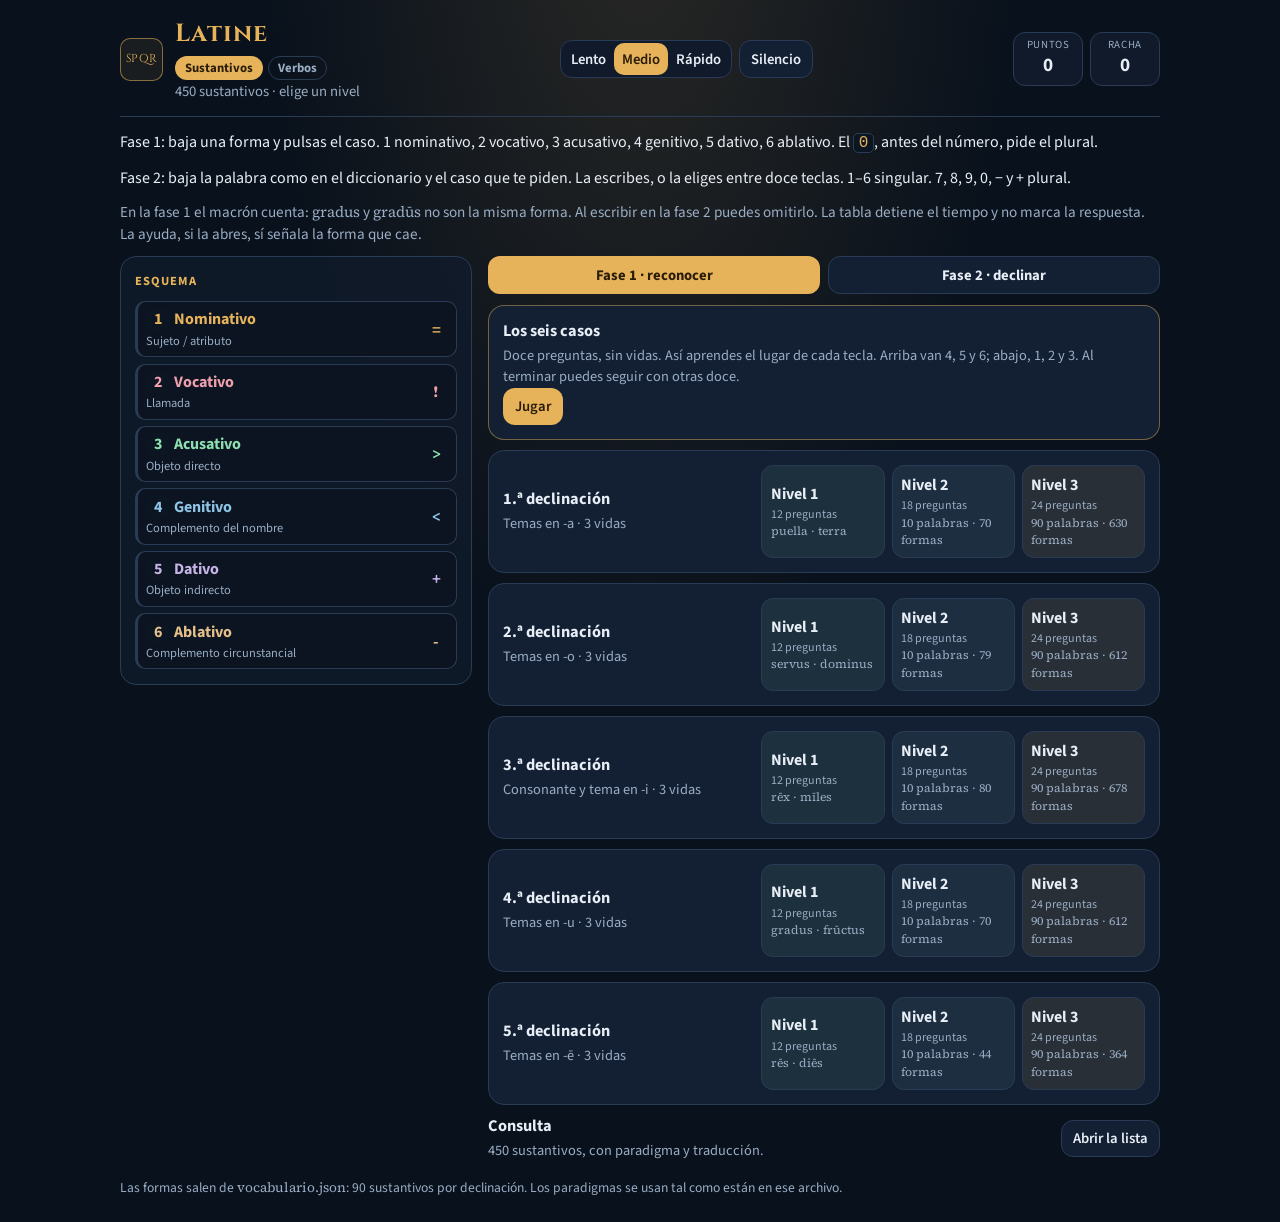
<file: index.html>
<!DOCTYPE html>
<html lang="es">
<head>
  <meta charset="UTF-8">
  <meta name="viewport" content="width=device-width, initial-scale=1">
  <meta name="description" content="Latine: reconoce el caso de una forma latina o declina la palabra que pide el diccionario.">
  <title>Latine — casos latinos</title>
  <link rel="icon" href="data:image/svg+xml,%3Csvg xmlns='http://www.w3.org/2000/svg' viewBox='0 0 64 64'%3E%3Crect width='64' height='64' rx='12' fill='%23101828'/%3E%3Ctext x='32' y='40' text-anchor='middle' font-size='16' font-family='serif' fill='%23e6b35a'%3ESPQR%3C/text%3E%3C/svg%3E">
  <link rel="preconnect" href="https://fonts.googleapis.com">
  <link rel="preconnect" href="https://fonts.gstatic.com" crossorigin>
  <link href="https://fonts.googleapis.com/css2?family=Cinzel:wght@700&family=Source+Sans+3:wght@400;600;700&family=Source+Serif+4:opsz,wght@8..60,600;8..60,700&display=swap" rel="stylesheet">
  <link rel="stylesheet" href="estilos.css">
</head>
<body>
  <div class="pagina">
    <header class="cabecera">
      <div class="identidad">
        <div class="spqr" aria-hidden="true">SPQR</div>
        <div>
          <h1>Latine</h1>
          <nav class="materia" aria-label="Materia">
            <a href="index.html" aria-current="page">Sustantivos</a>
            <a href="verbos.html">Verbos</a>
          </nav>
          <p id="estado">Cargando el vocabulario…</p>
        </div>
      </div>
      <div class="controles">
        <div class="velocidad" role="group" aria-label="Velocidad de caída">
          <button type="button" class="boton vel" data-accion="velocidad" data-vel="lento">Lento</button>
          <button type="button" class="boton vel" data-accion="velocidad" data-vel="medio">Medio</button>
          <button type="button" class="boton vel" data-accion="velocidad" data-vel="rapido">Rápido</button>
        </div>
        <button type="button" class="boton" id="btn-sonido" data-accion="sonido" aria-pressed="false">Silencio</button>
        <button type="button" class="boton" id="btn-ayuda" data-accion="ayuda" hidden aria-pressed="false">Ayuda</button>
        <button type="button" class="boton" id="btn-tabla" data-accion="tabla" hidden>Tabla</button>
        <button type="button" class="boton" id="btn-pausa" data-accion="pausa" hidden>Pausa</button>
        <button type="button" class="boton" id="btn-reiniciar" data-accion="reiniciar" hidden>Otra vez</button>
        <button type="button" class="boton" id="btn-menu" data-accion="menu" hidden>Menú</button>
      </div>
      <div class="puntuacion" aria-label="Marcador">
        <div><span>Puntos</span><strong id="puntos">0</strong></div>
        <div><span>Racha</span><strong id="racha">0</strong></div>
        <div id="caja-vidas" hidden><span>Vidas</span><strong id="vidas">3</strong></div>
      </div>
    </header>

    <section id="vista-menu">
      <p class="intro">Fase 1: baja una forma y pulsas el caso. 1 nominativo, 2 vocativo, 3 acusativo, 4 genitivo, 5 dativo, 6 ablativo. El <kbd>0</kbd>, antes del número, pide el plural.</p>
      <p class="intro">Fase 2: baja la palabra como en el diccionario y el caso que te piden. La escribes, o la eliges entre doce teclas. 1–6 singular. 7, 8, 9, 0, − y + plural.</p>
      <p class="intro suave">En la fase 1 el macrón cuenta: <span class="latin" lang="la">gradus</span> y <span class="latin" lang="la">gradūs</span> no son la misma forma. Al escribir en la fase 2 puedes omitirlo. La tabla detiene el tiempo y no marca la respuesta. La ayuda, si la abres, sí señala la forma que cae.</p>
      <p id="carga" class="carga">Cargando las 450 palabras…</p>
      <div class="rejilla">
        <aside class="panel">
          <h2>Esquema</h2>
          <ul id="esquema" class="esquema"></ul>
        </aside>
        <div>
          <div class="fases" role="group" aria-label="Fase de juego">
            <button type="button" id="btn-fase-1" class="boton activo" data-accion="fase" data-fase="1">Fase 1 · reconocer</button>
            <button type="button" id="btn-fase-2" class="boton" data-accion="fase" data-fase="2">Fase 2 · declinar</button>
          </div>
          <div id="menu-niveles"></div>
        </div>
      </div>
      <p class="pie">Las formas salen de <span class="latin">vocabulario.json</span>: 90 sustantivos por declinación. Los paradigmas se usan tal como están en ese archivo.</p>
    </section>

    <section id="vista-juego" hidden>
      <p id="aviso" class="aviso" role="status"></p>
      <div id="ayuda" class="ayuda" hidden></div>
      <div id="arena" class="arena">
        <div id="ficha" class="ficha">
          <div id="ficha-palabra" class="ficha-palabra latin" lang="la"></div>
          <div id="ficha-pista" class="ficha-pista" hidden></div>
        </div>
        <div class="tiempo" aria-hidden="true"><span id="tiempo-fill"></span></div>
        <div id="velo-pausa" class="velo" hidden>
          <div id="pausa-simple" class="dialogo">
            <h2>En pausa</h2>
            <p>La palabra espera. Pulsa continuar cuando quieras.</p>
            <button type="button" class="boton principal" data-accion="continuar">Continuar</button>
          </div>
          <div id="pausa-tabla" class="dialogo dialogo-tabla" hidden></div>
          <div id="pausa-bloque" class="dialogo" hidden></div>
        </div>
      </div>
    </section>

    <section id="vista-consulta" hidden>
      <div class="filtros">
        <label>Buscar
          <input id="buscar" type="search" placeholder="Latín o español" autocomplete="off" autocapitalize="off" spellcheck="false">
        </label>
        <label>Declinación
          <select id="filtro-decl">
            <option value="0">Todas</option>
            <option value="1">1.ª</option>
            <option value="2">2.ª</option>
            <option value="3">3.ª</option>
            <option value="4">4.ª</option>
            <option value="5">5.ª</option>
          </select>
        </label>
        <label>Género
          <select id="filtro-gen">
            <option value="">Todos</option>
            <option value="m">Masculino</option>
            <option value="f">Femenino</option>
            <option value="n">Neutro</option>
          </select>
        </label>
        <button type="button" class="boton" data-accion="menu">Volver</button>
      </div>
      <p id="consulta-cuenta"></p>
      <div id="consulta-lista" class="lista"></div>
    </section>

    <section id="vista-resultado" hidden>
      <div id="resultado-cuerpo" class="dialogo resultado"></div>
    </section>

    <footer id="teclado" hidden>
      <div class="barra-plural" id="barra-plural">
        <span>El plural: pulsa <kbd>0</kbd> y después el caso. Sin el 0 vale el singular o el plural.</span>
        <button type="button" class="boton" id="btn-plural" data-accion="plural" aria-pressed="false">Plural: no</button>
      </div>
      <form id="forma-fase2" class="forma-fase2" hidden>
        <label class="escrito-etiqueta" for="escrito">Escribe la forma</label>
        <input id="escrito" type="text" autocomplete="off" autocorrect="off" autocapitalize="off" spellcheck="false" placeholder="Forma completa o desinencia: terrarum, arum" lang="la">
        <button type="submit" class="boton principal">Comprobar</button>
      </form>
      <div id="teclas" class="teclas"></div>
      <div id="teclas-fase2" class="teclas-fase2" hidden></div>
      <p id="atajos" class="atajos">Teclas <kbd>1</kbd> a <kbd>6</kbd>. <kbd>0</kbd> plural. <kbd>Espacio</kbd> pausa. <kbd>Esc</kbd> menú.</p>
    </footer>
  </div>
  <script src="juego.js"></script>
  <script src="app.js"></script>
</body>
</html>
</file>
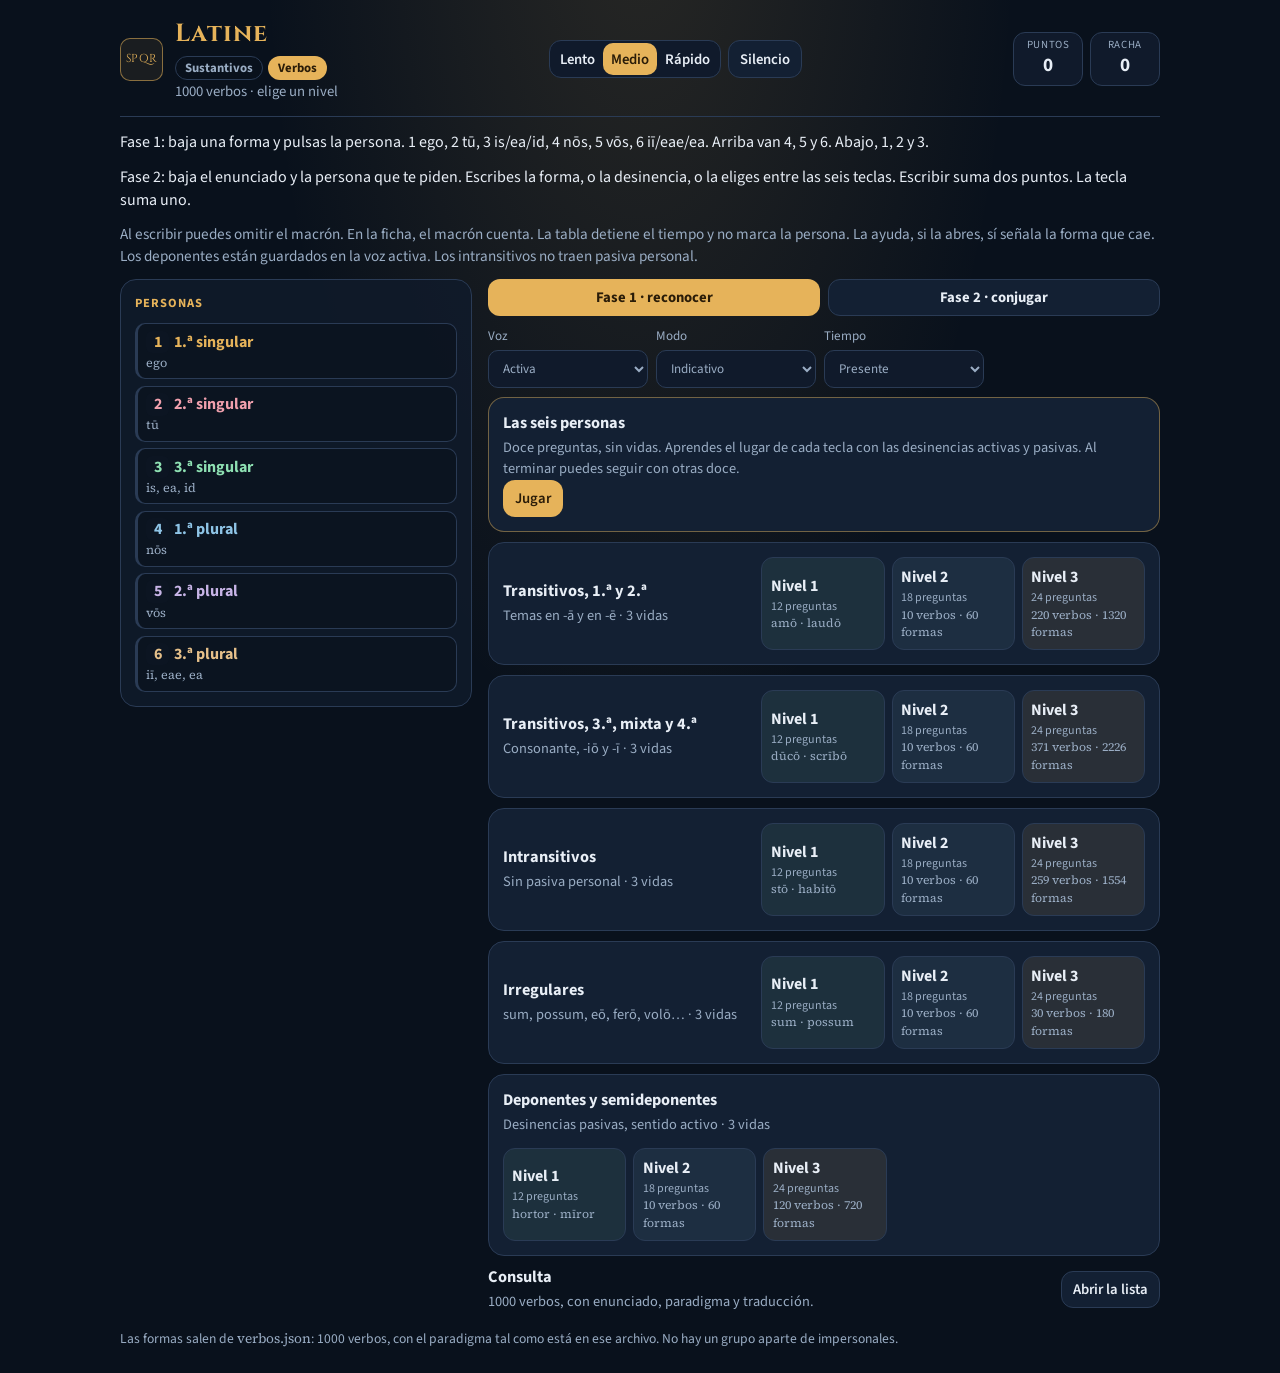
<file: verbos.html>
<!DOCTYPE html>
<html lang="es">
<head>
  <meta charset="UTF-8">
  <meta name="viewport" content="width=device-width, initial-scale=1">
  <meta name="description" content="Latine: reconoce la persona de un verbo latino o escribe la forma que pide el enunciado.">
  <title>Latine — verbos latinos</title>
  <link rel="icon" href="data:image/svg+xml,%3Csvg xmlns='http://www.w3.org/2000/svg' viewBox='0 0 64 64'%3E%3Crect width='64' height='64' rx='12' fill='%23101828'/%3E%3Ctext x='32' y='40' text-anchor='middle' font-size='16' font-family='serif' fill='%23e6b35a'%3ESPQR%3C/text%3E%3C/svg%3E">
  <link rel="preconnect" href="https://fonts.googleapis.com">
  <link rel="preconnect" href="https://fonts.gstatic.com" crossorigin>
  <link href="https://fonts.googleapis.com/css2?family=Cinzel:wght@700&family=Source+Sans+3:wght@400;600;700&family=Source+Serif+4:opsz,wght@8..60,600;8..60,700&display=swap" rel="stylesheet">
  <link rel="stylesheet" href="estilos.css">
</head>
<body>
  <div class="pagina">
    <header class="cabecera">
      <div class="identidad">
        <div class="spqr" aria-hidden="true">SPQR</div>
        <div>
          <h1>Latine</h1>
          <nav class="materia" aria-label="Materia">
            <a href="index.html">Sustantivos</a>
            <a href="verbos.html" aria-current="page">Verbos</a>
          </nav>
          <p id="estado">Cargando los verbos…</p>
        </div>
      </div>
      <div class="controles">
        <div class="velocidad" role="group" aria-label="Velocidad de caída">
          <button type="button" class="boton vel" data-accion="velocidad" data-vel="lento">Lento</button>
          <button type="button" class="boton vel" data-accion="velocidad" data-vel="medio">Medio</button>
          <button type="button" class="boton vel" data-accion="velocidad" data-vel="rapido">Rápido</button>
        </div>
        <button type="button" class="boton" id="btn-sonido" data-accion="sonido" aria-pressed="false">Silencio</button>
        <button type="button" class="boton" id="btn-ayuda" data-accion="ayuda" hidden aria-pressed="false">Ayuda</button>
        <button type="button" class="boton" id="btn-tabla" data-accion="tabla" hidden>Tabla</button>
        <button type="button" class="boton" id="btn-pausa" data-accion="pausa" hidden>Pausa</button>
        <button type="button" class="boton" id="btn-reiniciar" data-accion="reiniciar" hidden>Otra vez</button>
        <button type="button" class="boton" id="btn-menu" data-accion="menu" hidden>Menú</button>
      </div>
      <div class="puntuacion" aria-label="Marcador">
        <div><span>Puntos</span><strong id="puntos">0</strong></div>
        <div><span>Racha</span><strong id="racha">0</strong></div>
        <div id="caja-vidas" hidden><span>Vidas</span><strong id="vidas">3</strong></div>
      </div>
    </header>

    <section id="vista-menu">
      <p class="intro">Fase 1: baja una forma y pulsas la persona. 1 ego, 2 tū, 3 is/ea/id, 4 nōs, 5 vōs, 6 iī/eae/ea. Arriba van 4, 5 y 6. Abajo, 1, 2 y 3.</p>
      <p class="intro">Fase 2: baja el enunciado y la persona que te piden. Escribes la forma, o la desinencia, o la eliges entre las seis teclas. Escribir suma dos puntos. La tecla suma uno.</p>
      <p class="intro suave">Al escribir puedes omitir el macrón. En la ficha, el macrón cuenta. La tabla detiene el tiempo y no marca la persona. La ayuda, si la abres, sí señala la forma que cae. Los deponentes están guardados en la voz activa. Los intransitivos no traen pasiva personal.</p>
      <p id="carga" class="carga">Cargando los 1000 verbos…</p>
      <div class="rejilla">
        <aside class="panel">
          <h2>Personas</h2>
          <ul id="esquema" class="esquema"></ul>
        </aside>
        <div>
          <div class="fases" role="group" aria-label="Fase de juego">
            <button type="button" id="btn-fase-1" class="boton activo" data-accion="fase" data-fase="1">Fase 1 · reconocer</button>
            <button type="button" id="btn-fase-2" class="boton" data-accion="fase" data-fase="2">Fase 2 · conjugar</button>
          </div>
          <div class="filtros recorte">
            <label>Voz
              <select id="voz">
                <option value="activa">Activa</option>
                <option value="pasiva">Pasiva</option>
              </select>
            </label>
            <label>Modo
              <select id="modo">
                <option value="indicativo">Indicativo</option>
                <option value="subjuntivo">Subjuntivo</option>
                <option value="imperativo">Imperativo</option>
              </select>
            </label>
            <label>Tiempo
              <select id="tiempo"></select>
            </label>
          </div>
          <div id="menu-niveles"></div>
        </div>
      </div>
      <p class="pie">Las formas salen de <span class="latin">verbos.json</span>: 1000 verbos, con el paradigma tal como está en ese archivo. No hay un grupo aparte de impersonales.</p>
    </section>

    <section id="vista-juego" hidden>
      <p id="aviso" class="aviso" role="status"></p>
      <div id="ayuda" class="ayuda" hidden></div>
      <div id="arena" class="arena">
        <div id="ficha" class="ficha">
          <div id="ficha-palabra" class="ficha-palabra latin" lang="la"></div>
          <div id="ficha-pista" class="ficha-pista" hidden></div>
        </div>
        <div class="tiempo" aria-hidden="true"><span id="tiempo-fill"></span></div>
        <div id="velo-pausa" class="velo" hidden>
          <div id="pausa-simple" class="dialogo">
            <h2>En pausa</h2>
            <p>La forma espera. Pulsa continuar cuando quieras.</p>
            <button type="button" class="boton principal" data-accion="continuar">Continuar</button>
          </div>
          <div id="pausa-tabla" class="dialogo dialogo-tabla" hidden></div>
          <div id="pausa-bloque" class="dialogo" hidden></div>
        </div>
      </div>
    </section>

    <section id="vista-consulta" hidden>
      <div class="filtros">
        <label>Buscar
          <input id="buscar" type="search" placeholder="Latín o español" autocomplete="off" autocapitalize="off" spellcheck="false">
        </label>
        <label>Grupo
          <select id="filtro-grupo">
            <option value="">Todos</option>
            <option value="transitivos_1">Transitivos, 1.ª y 2.ª</option>
            <option value="transitivos_2">Transitivos, 3.ª, mixta y 4.ª</option>
            <option value="intransitivos">Intransitivos</option>
            <option value="irregulares">Irregulares</option>
            <option value="deponentes">Deponentes</option>
          </select>
        </label>
        <label>Conjugación
          <select id="filtro-conj">
            <option value="">Todas</option>
            <option value="1">1.ª</option>
            <option value="2">2.ª</option>
            <option value="3">3.ª</option>
            <option value="3io">3.ª en -iō</option>
            <option value="4">4.ª</option>
            <option value="irregular">Irregular</option>
          </select>
        </label>
        <label>Tipo
          <select id="filtro-tipo">
            <option value="">Todos</option>
            <option value="regular">Regular</option>
            <option value="deponente">Deponente</option>
            <option value="semideponente">Semideponente</option>
            <option value="irregular">Irregular</option>
          </select>
        </label>
        <button type="button" class="boton" data-accion="menu">Volver</button>
      </div>
      <p id="consulta-cuenta"></p>
      <div id="consulta-lista" class="lista"></div>
    </section>

    <section id="vista-resultado" hidden>
      <div id="resultado-cuerpo" class="dialogo resultado"></div>
    </section>

    <footer id="teclado" hidden>
      <form id="forma-fase2" class="forma-fase2" hidden>
        <label class="escrito-etiqueta" for="escrito">Escribe la forma</label>
        <input id="escrito" type="text" autocomplete="off" autocorrect="off" autocapitalize="off" spellcheck="false" placeholder="Forma o desinencia" lang="la">
        <button type="submit" class="boton principal">Comprobar</button>
      </form>
      <div id="teclas" class="teclas"></div>
      <p id="atajos" class="atajos">Teclas 1 a 6. Espacio pausa. Esc menú.</p>
    </footer>
  </div>
  <script src="verbos-juego.js"></script>
  <script src="verbos-app.js"></script>
</body>
</html>
</file>
<file: estilos.css>
:root {
  color-scheme: dark;
  --bg: #09111c;
  --bg-2: #101a2b;
  --card: #132033;
  --line: #2a3b55;
  --text: #e8eef6;
  --muted: #9aadc4;
  --amber: #e6b35a;
  --amber-ink: #2a1c08;
  --good: #8ee0b2;
  --bad: #f0a0ad;
  --info: #9fd0ee;
  --c1: #e6b35a;
  --c2: #f0a0ad;
  --c3: #8ee0b2;
  --c4: #8ec4e6;
  --c5: #c7b4e6;
  --c6: #e6c08a;
  --sombra: 0 14px 40px rgba(0, 0, 0, .35);
  font-family: "Source Sans 3", "Liberation Sans", "Segoe UI", sans-serif;
}

* { box-sizing: border-box; }
[hidden] { display: none !important; }

html, body { margin: 0; min-height: 100%; }
body {
  background:
    radial-gradient(ellipse at 50% -10%, rgba(230, 179, 90, .14), transparent 42%),
    var(--bg);
  color: var(--text);
  line-height: 1.45;
}
body.jugando { user-select: none; }
button, input, select { font: inherit; color: inherit; }
button { cursor: pointer; touch-action: manipulation; }
button:focus-visible, a:focus-visible, input:focus-visible, select:focus-visible {
  outline: 2px solid var(--amber);
  outline-offset: 2px;
}
.latin { font-family: "Source Serif 4", "Liberation Serif", "DejaVu Serif", Palatino, Georgia, serif; }

.pagina {
  width: min(1040px, calc(100% - 1.5rem));
  margin: 0 auto;
  padding: 1rem 0 1.5rem;
}

.cabecera {
  display: flex;
  flex-wrap: wrap;
  align-items: center;
  justify-content: space-between;
  gap: .75rem 1rem;
  padding-bottom: .85rem;
  margin-bottom: .9rem;
  border-bottom: 1px solid var(--line);
}
.identidad { display: flex; align-items: center; gap: .75rem; min-width: 12rem; }
.spqr {
  width: 2.7rem;
  height: 2.7rem;
  display: grid;
  place-items: center;
  border: 1px solid rgba(230, 179, 90, .55);
  border-radius: 10px;
  color: var(--amber);
  font-family: Cinzel, Palatino, Georgia, serif;
  font-size: .72rem;
  letter-spacing: .04em;
  background: rgba(230, 179, 90, .08);
}
h1 {
  margin: 0;
  font-family: Cinzel, Palatino, Georgia, serif;
  font-size: 1.55rem;
  font-weight: 700;
  letter-spacing: .04em;
  color: var(--amber);
}
#estado { margin: .1rem 0 0; color: var(--muted); font-size: .92rem; }
.materia { display: flex; gap: .35rem; margin-top: .28rem; }
.materia a {
  color: var(--muted);
  text-decoration: none;
  border: 1px solid var(--line);
  border-radius: 999px;
  padding: .08rem .55rem;
  font-size: .8rem;
  font-weight: 700;
}
.materia a[aria-current="page"] { color: var(--amber-ink); background: var(--amber); border-color: transparent; }
.recorte { margin: 0 0 .7rem; }
.tecla:disabled { opacity: .38; cursor: not-allowed; }
.tecla .forma { font-size: .95rem; line-height: 1.15; overflow-wrap: anywhere; }

.controles, .puntuacion { display: flex; flex-wrap: wrap; gap: .4rem; align-items: center; }
.boton, .nivel, .tecla, .tarjeta-abre {
  border: 1px solid var(--line);
  background: var(--card);
  border-radius: 12px;
}
.boton {
  padding: .45rem .7rem;
  font-weight: 600;
  font-size: .92rem;
}
.boton.principal { background: var(--amber); color: var(--amber-ink); border-color: transparent; }
.boton.activo { background: var(--amber); color: var(--amber-ink); border-color: transparent; }
.boton[aria-pressed="true"] { border-color: var(--amber); color: var(--amber); }
.velocidad {
  display: flex;
  padding: 2px;
  border: 1px solid var(--line);
  border-radius: 12px;
  background: var(--bg-2);
}
.velocidad .boton {
  border: 0;
  background: transparent;
  padding: .35rem .5rem;
  border-radius: 10px;
}
.velocidad .boton.activo { background: var(--amber); color: var(--amber-ink); }
.fases { display: grid; grid-template-columns: 1fr 1fr; gap: .45rem; margin-bottom: .7rem; }
.fases .boton { font-weight: 700; }
.fases .boton.activo { background: var(--amber); color: var(--amber-ink); border-color: transparent; }

.puntuacion div {
  min-width: 4.4rem;
  text-align: center;
  background: var(--bg-2);
  border: 1px solid var(--line);
  border-radius: 12px;
  padding: .2rem .55rem .3rem;
}
.puntuacion span {
  display: block;
  font-size: .68rem;
  letter-spacing: .06em;
  text-transform: uppercase;
  color: var(--muted);
}
.puntuacion strong { font-size: 1.2rem; font-variant-numeric: tabular-nums; }
#caja-vidas.urgente strong { color: var(--bad); }

.intro { margin: 0 0 .7rem; color: var(--text); }
.intro.suave { color: var(--muted); font-size: .95rem; }
.carga { color: var(--amber); }

.rejilla {
  display: grid;
  grid-template-columns: minmax(16rem, 22rem) 1fr;
  gap: 1rem;
  align-items: start;
}
.panel {
  background: rgba(16, 26, 43, .85);
  border: 1px solid var(--line);
  border-radius: 16px;
  padding: .9rem;
}
.panel h2 {
  margin: 0 0 .7rem;
  font-size: .78rem;
  letter-spacing: .08em;
  text-transform: uppercase;
  color: var(--amber);
}
.esquema { list-style: none; margin: 0; padding: 0; display: grid; gap: .4rem; }
.esquema li {
  display: flex;
  justify-content: space-between;
  gap: .6rem;
  align-items: center;
  padding: .4rem .5rem;
  border-radius: 10px;
  background: rgba(8, 14, 24, .45);
  border: 1px solid var(--line);
  border-left-width: 3px;
}
.esquema .num {
  display: inline-grid;
  place-items: center;
  width: 1.4rem;
  height: 1.4rem;
  margin-right: .35rem;
  border-radius: 6px;
  font-weight: 700;
  background: #0c1522;
}
.esquema small { display: block; color: var(--muted); font-size: .78rem; }
.signo {
  font-family: "Source Serif 4", Georgia, serif;
  font-weight: 700;
  min-width: 1.4rem;
  text-align: center;
}
.c1 { color: var(--c1); border-left-color: var(--c1); }
.c2 { color: var(--c2); border-left-color: var(--c2); }
.c3 { color: var(--c3); border-left-color: var(--c3); }
.c4 { color: var(--c4); border-left-color: var(--c4); }
.c5 { color: var(--c5); border-left-color: var(--c5); }
.c6 { color: var(--c6); border-left-color: var(--c6); }

.base, .decl {
  border: 1px solid var(--line);
  border-radius: 16px;
  background: var(--card);
  padding: .85rem;
  margin-bottom: .65rem;
}
.base { border-color: rgba(230, 179, 90, .45); }
.decl, .consulta-card {
  display: flex;
  flex-wrap: wrap;
  gap: .75rem;
  justify-content: space-between;
  align-items: center;
}
.decl h3, .base h3, .consulta-card h3 { margin: 0 0 .15rem; font-size: 1.02rem; }
.decl p, .base p, .consulta-card p { margin: 0; color: var(--muted); font-size: .9rem; }
.niveles { display: grid; grid-template-columns: repeat(3, minmax(6.2rem, 1fr)); gap: .4rem; width: min(100%, 24rem); }
.nivel {
  text-align: left;
  padding: .5rem .55rem;
  min-height: 4.6rem;
}
.nivel strong, .nivel small { display: block; }
.nivel small { color: var(--muted); font-size: .75rem; overflow-wrap: anywhere; }
.nivel:hover, .boton:hover, .tecla:hover, .tarjeta-abre:hover { border-color: var(--amber); }
.n1 { background: rgba(142, 224, 178, .08); }
.n2 { background: rgba(142, 196, 230, .08); }
.n3 { background: rgba(230, 179, 90, .1); }
.consulta-card { width: 100%; }

.aviso {
  min-height: 1.4rem;
  margin: 0 0 .45rem;
  font-weight: 700;
}
.aviso.ok { color: var(--good); }
.aviso.mal { color: var(--bad); }
.aviso.tiempo, .aviso.mixto { color: var(--amber); }

.ayuda {
  margin: 0 0 .55rem;
  padding: .55rem .75rem;
  border-radius: 12px;
  background: var(--bg-2);
  border: 1px solid var(--line);
  font-size: .95rem;
}
.ayuda p { margin: .2rem 0; }
.ayuda .nota { color: var(--amber); }

.arena {
  position: relative;
  height: min(400px, 50vh);
  min-height: 250px;
  overflow: hidden;
  border-radius: 16px;
  border: 1px solid var(--line);
  background: linear-gradient(#12233a, #0b1524 72%);
  box-shadow: var(--sombra);
}
.arena::after {
  content: "";
  position: absolute;
  left: 0; right: 0; bottom: 0;
  height: 7px;
  background: linear-gradient(90deg, transparent, #a33b4d, var(--amber), #a33b4d, transparent);
}
.ficha {
  position: absolute;
  left: 50%;
  top: -80px;
  transform: translateX(-50%);
  width: max-content;
  max-width: 92%;
  text-align: center;
  padding: .75rem 1.15rem;
  border-radius: 16px;
  background: rgba(9, 16, 28, .94);
  border: 1px solid rgba(230, 179, 90, .75);
  box-shadow: 0 10px 28px rgba(0, 0, 0, .35);
  z-index: 2;
}
.ficha-palabra {
  font-size: clamp(1.7rem, 4vw, 2.7rem);
  font-weight: 700;
  line-height: 1.15;
  overflow-wrap: anywhere;
}
.ficha-pista { color: var(--amber); font-size: .85rem; margin-top: .15rem; }
.ficha-pista.pedido {
  color: var(--info);
  font-family: "Source Serif 4", "Liberation Serif", "DejaVu Serif", Palatino, Georgia, serif;
  font-size: clamp(1.15rem, 2.6vw, 1.7rem);
  font-weight: 700;
}
.tiempo {
  position: absolute;
  left: .8rem;
  right: .8rem;
  bottom: .7rem;
  height: 6px;
  border-radius: 99px;
  background: #1c2c44;
  overflow: hidden;
  z-index: 2;
}
#tiempo-fill { display: block; height: 100%; width: 100%; background: var(--amber); }
#tiempo-fill.urgente { background: #e06b7c; }

.velo {
  position: fixed;
  inset: 0;
  z-index: 20;
  display: flex;
  align-items: center;
  justify-content: center;
  padding: .8rem;
  background: rgba(6, 12, 20, .9);
}
.dialogo {
  width: min(100%, 28rem);
  background: var(--bg-2);
  border: 1px solid var(--line);
  border-radius: 16px;
  padding: 1rem 1.05rem;
  box-shadow: var(--sombra);
}
.dialogo-tabla { width: min(100%, 42rem); max-height: min(92vh, 44rem); overflow: auto; }
.dialogo h2 { margin: .2rem 0 .4rem; font-family: Cinzel, Georgia, serif; color: var(--amber); }
.dialogo p { margin: .3rem 0 .8rem; }
.forma-grande { font-size: 1.8rem; font-weight: 700; margin: 0 0 .6rem; }
.dialogo .boton { margin-top: .7rem; }

.tabla-wrap { overflow-x: auto; }
table { width: 100%; border-collapse: collapse; font-size: .95rem; }
th, td { padding: .32rem .4rem; text-align: left; border-bottom: 1px solid var(--line); vertical-align: baseline; }
thead th { color: var(--muted); font-size: .75rem; letter-spacing: .04em; text-transform: uppercase; }
td.latin { font-size: 1.08rem; }
td.marca, th.marca { background: rgba(230, 179, 90, .2); color: var(--amber); font-weight: 700; }
.bloque-tabla { margin-bottom: .8rem; }
.bloque-tabla h3 { margin: 0 0 .3rem; font-size: 1rem; font-weight: 600; }

#teclado { margin-top: .75rem; }
.barra-plural {
  display: flex;
  flex-wrap: wrap;
  gap: .5rem;
  justify-content: space-between;
  align-items: center;
  margin-bottom: .45rem;
  color: var(--muted);
  font-size: .9rem;
}
#teclado.plural #btn-plural { background: var(--amber); color: var(--amber-ink); border-color: transparent; }
.teclas { display: grid; grid-template-columns: repeat(3, 1fr); gap: .55rem; }
.tecla {
  min-height: 4.6rem;
  padding: .45rem;
  display: flex;
  flex-direction: column;
  align-items: center;
  justify-content: center;
  gap: .1rem;
}
.tecla .num { font-size: 1.55rem; font-weight: 700; line-height: 1; }
.tecla .nombre { font-weight: 700; }
.tecla .signo { color: var(--muted); font-size: .95rem; }
.tecla.ok, .tecla.revelada { background: #14573a; }
.tecla.mal { background: #6d2a38; }
.forma-fase2 {
  display: flex;
  flex-wrap: wrap;
  gap: .4rem;
  align-items: center;
  margin-bottom: .5rem;
  padding: .45rem;
  border: 1px solid rgba(159, 208, 238, .45);
  border-radius: 14px;
  background: var(--bg-2);
}
.escrito-etiqueta {
  position: absolute;
  width: 1px;
  height: 1px;
  overflow: hidden;
  clip: rect(0 0 0 0);
}
.forma-fase2 input {
  flex: 1 1 12rem;
  min-width: 0;
  background: #0c1522;
  border: 1px solid var(--line);
  border-radius: 10px;
  padding: .55rem .7rem;
  font-family: "Source Serif 4", "Liberation Serif", "DejaVu Serif", Palatino, Georgia, serif;
  font-size: 1.05rem;
}
.teclas-fase2 { display: grid; grid-template-columns: repeat(6, 1fr); gap: .4rem; }
.ranura {
  min-height: 4.3rem;
  padding: .35rem .3rem;
  display: flex;
  flex-direction: column;
  align-items: center;
  justify-content: center;
  gap: .15rem;
  text-align: center;
}
.ranura .clave {
  font-family: ui-monospace, monospace;
  font-weight: 700;
  color: var(--amber);
}
.ranura.plural .clave { color: var(--info); }
.ranura .corto { color: var(--muted); font-size: .72rem; }
.ranura .forma { font-size: .95rem; line-height: 1.15; overflow-wrap: anywhere; }
.ranura:disabled { opacity: .38; cursor: not-allowed; }
.ranura.ok, .ranura.revelada { background: #14573a; border-color: var(--good); }
.ranura.mal { background: #6d2a38; }
.atajos { margin: .45rem 0 0; color: var(--muted); font-size: .82rem; }
kbd {
  font-family: ui-monospace, monospace;
  border: 1px solid var(--line);
  border-radius: 5px;
  padding: 0 .3rem;
  background: #0c1522;
  color: var(--amber);
}

.filtros { display: flex; flex-wrap: wrap; gap: .5rem; align-items: end; margin-bottom: .6rem; }
.filtros label { display: grid; gap: .2rem; font-size: .82rem; color: var(--muted); }
.filtros input, .filtros select {
  background: var(--bg-2);
  border: 1px solid var(--line);
  border-radius: 10px;
  padding: .5rem .65rem;
  min-width: 10rem;
}
#buscar { min-width: min(100%, 18rem); }
#consulta-cuenta { color: var(--muted); margin: 0 0 .5rem; }
.lista { display: grid; gap: .45rem; }
.tarjeta { border: 1px solid var(--line); border-radius: 12px; background: var(--card); }
.tarjeta-abre {
  width: 100%;
  text-align: left;
  background: transparent;
  border: 0;
  padding: .65rem .75rem;
  display: flex;
  flex-wrap: wrap;
  gap: .35rem .8rem;
  justify-content: space-between;
}
.tarjeta-cuerpo { padding: 0 .75rem .75rem; }
.mas { margin-top: .7rem; }

.resultado { width: min(100%, 36rem); margin: 1rem auto; }
.resultado .acciones { display: flex; flex-wrap: wrap; gap: .45rem; }

.pie { margin: 1rem 0 0; color: var(--muted); font-size: .85rem; }

@keyframes sacudir {
  0%, 100% { transform: translateX(-50%); }
  20% { transform: translateX(calc(-50% - 8px)); }
  40% { transform: translateX(calc(-50% + 8px)); }
  60% { transform: translateX(calc(-50% - 5px)); }
  80% { transform: translateX(calc(-50% + 4px)); }
}
.ficha.sacudir { animation: sacudir .28s linear; }

@media (max-width: 860px) {
  .rejilla { grid-template-columns: 1fr; }
}
@media (max-width: 700px) {
  .pagina { width: min(100% - 1rem, 1040px); }
  .arena { height: min(320px, 46vh); min-height: 220px; }
  .tecla { min-height: 4.1rem; }
  .tecla .nombre { font-size: .85rem; }
  .teclas-fase2 { grid-template-columns: repeat(3, 1fr); }
  .fases { grid-template-columns: 1fr; }
  #teclado {
    position: sticky;
    bottom: 0;
    padding-bottom: calc(.35rem + env(safe-area-inset-bottom));
    background: linear-gradient(transparent, var(--bg) 18%);
  }
}
@media (prefers-reduced-motion: reduce) {
  .ficha.sacudir { animation: none; }
  html { scroll-behavior: auto; }
}
</file>
